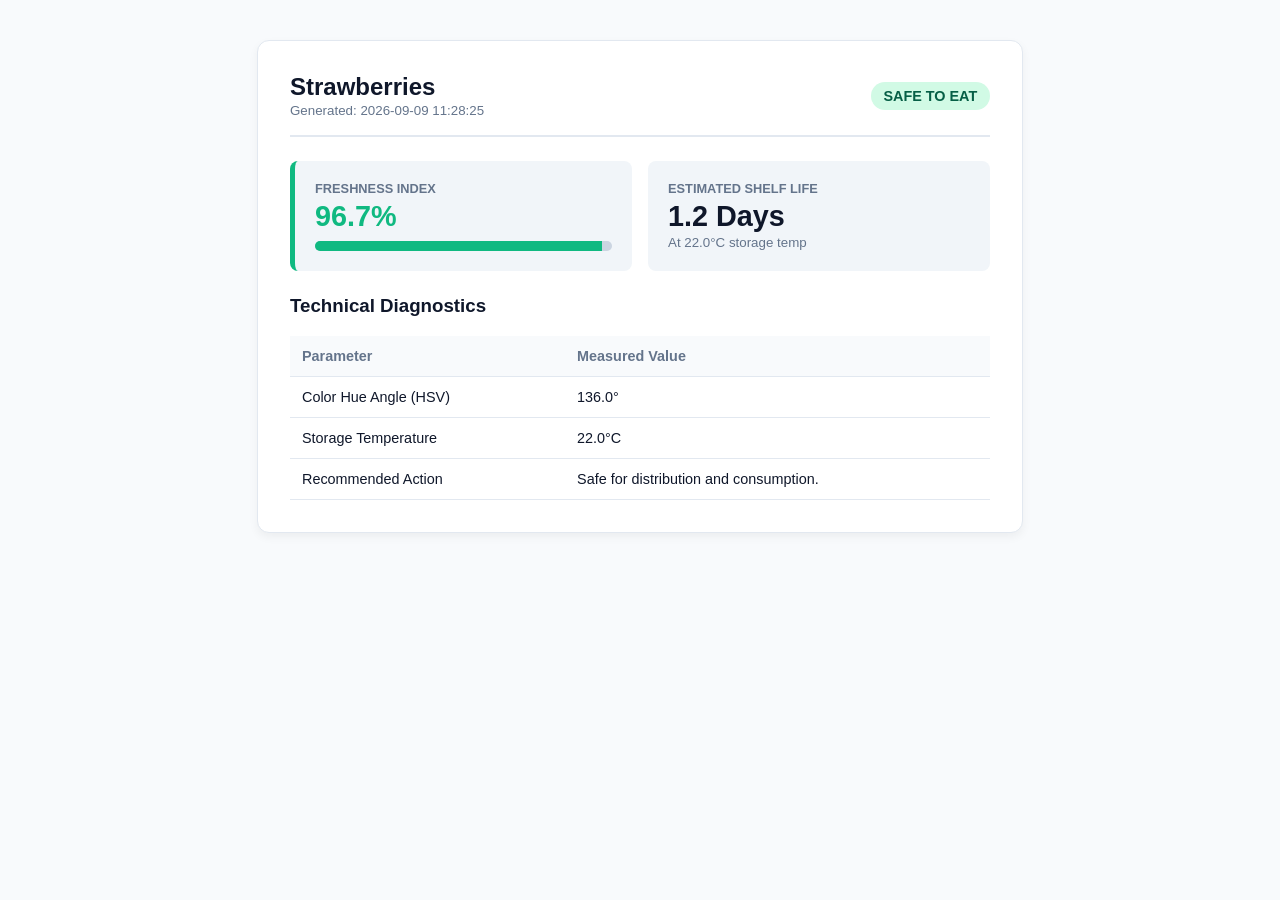
<file: templates/food_inspection_report.html>
<!DOCTYPE html>
<html lang="en">
<head>
    <meta charset="UTF-8">
    <title>Smart Packaging Inspection Report</title>
    <style>
        body {
            font-family: -apple-system, BlinkMacSystemFont, "Segoe UI", Roboto, sans-serif;
            background-color: #F8FAFC;
            color: #0F172A;
            padding: 2rem;
            display: flex;
            justify-content: center;
        }
        .container {
            max-width: 700px;
            width: 100%;
            background: #FFFFFF;
            border-radius: 12px;
            padding: 2rem;
            box-shadow: 0 4px 10px rgba(0,0,0,0.05);
            border: 1px solid #E2E8F0;
        }
        .header {
            display: flex;
            justify-content: space-between;
            align-items: center;
            border-bottom: 2px solid #E2E8F0;
            padding-bottom: 1rem;
            margin-bottom: 1.5rem;
        }
        .badge {
            background: #D1FAE5;
            color: #065F46;
            padding: 0.4rem 0.8rem;
            border-radius: 20px;
            font-weight: 700;
            font-size: 0.9rem;
        }
        .grid {
            display: grid;
            grid-template-columns: 1fr 1fr;
            gap: 1rem;
            margin-bottom: 1.5rem;
        }
        .card {
            background: #F1F5F9;
            padding: 1.25rem;
            border-radius: 8px;
        }
        .card-title {
            font-size: 0.8rem;
            color: #64748B;
            text-transform: uppercase;
            font-weight: 600;
        }
        .card-value {
            font-size: 1.8rem;
            font-weight: 700;
            margin-top: 0.25rem;
        }
        .progress-bg {
            background: #CBD5E1;
            height: 10px;
            border-radius: 5px;
            margin-top: 0.5rem;
            overflow: hidden;
        }
        .progress-fill {
            background: #10B981;
            height: 100%;
            width: 96.7%;
        }
        table {
            width: 100%;
            border-collapse: collapse;
            margin-top: 1rem;
        }
        th, td {
            padding: 0.75rem;
            border-bottom: 1px solid #E2E8F0;
            text-align: left;
            font-size: 0.9rem;
        }
        th { background: #F8FAFC; color: #64748B; }
    </style>
</head>
<body>
    <div class="container">
        <div class="header">
            <div>
                <h2 style="margin:0;">Strawberries</h2>
                <small style="color:#64748B;">Generated: 2026-09-09 11:28:25</small>
            </div>
            <div class="badge">SAFE TO EAT</div>
        </div>

        <div class="grid">
            <div class="card" style="border-left: 5px solid #10B981;">
                <div class="card-title">Freshness Index</div>
                <div class="card-value" style="color: #10B981;">96.7%</div>
                <div class="progress-bg"><div class="progress-fill"></div></div>
            </div>
            <div class="card">
                <div class="card-title">Estimated Shelf Life</div>
                <div class="card-value">1.2 Days</div>
                <small style="color:#64748B;">At 22.0°C storage temp</small>
            </div>
        </div>

        <h3>Technical Diagnostics</h3>
        <table>
            <tr><th>Parameter</th><th>Measured Value</th></tr>
            <tr><td>Color Hue Angle (HSV)</td><td>136.0°</td></tr>
            <tr><td>Storage Temperature</td><td>22.0°C</td></tr>
            <tr><td>Recommended Action</td><td>
                Safe for distribution and consumption.
            </td></tr>
        </table>
    </div>
</body>
</html>
</file>
